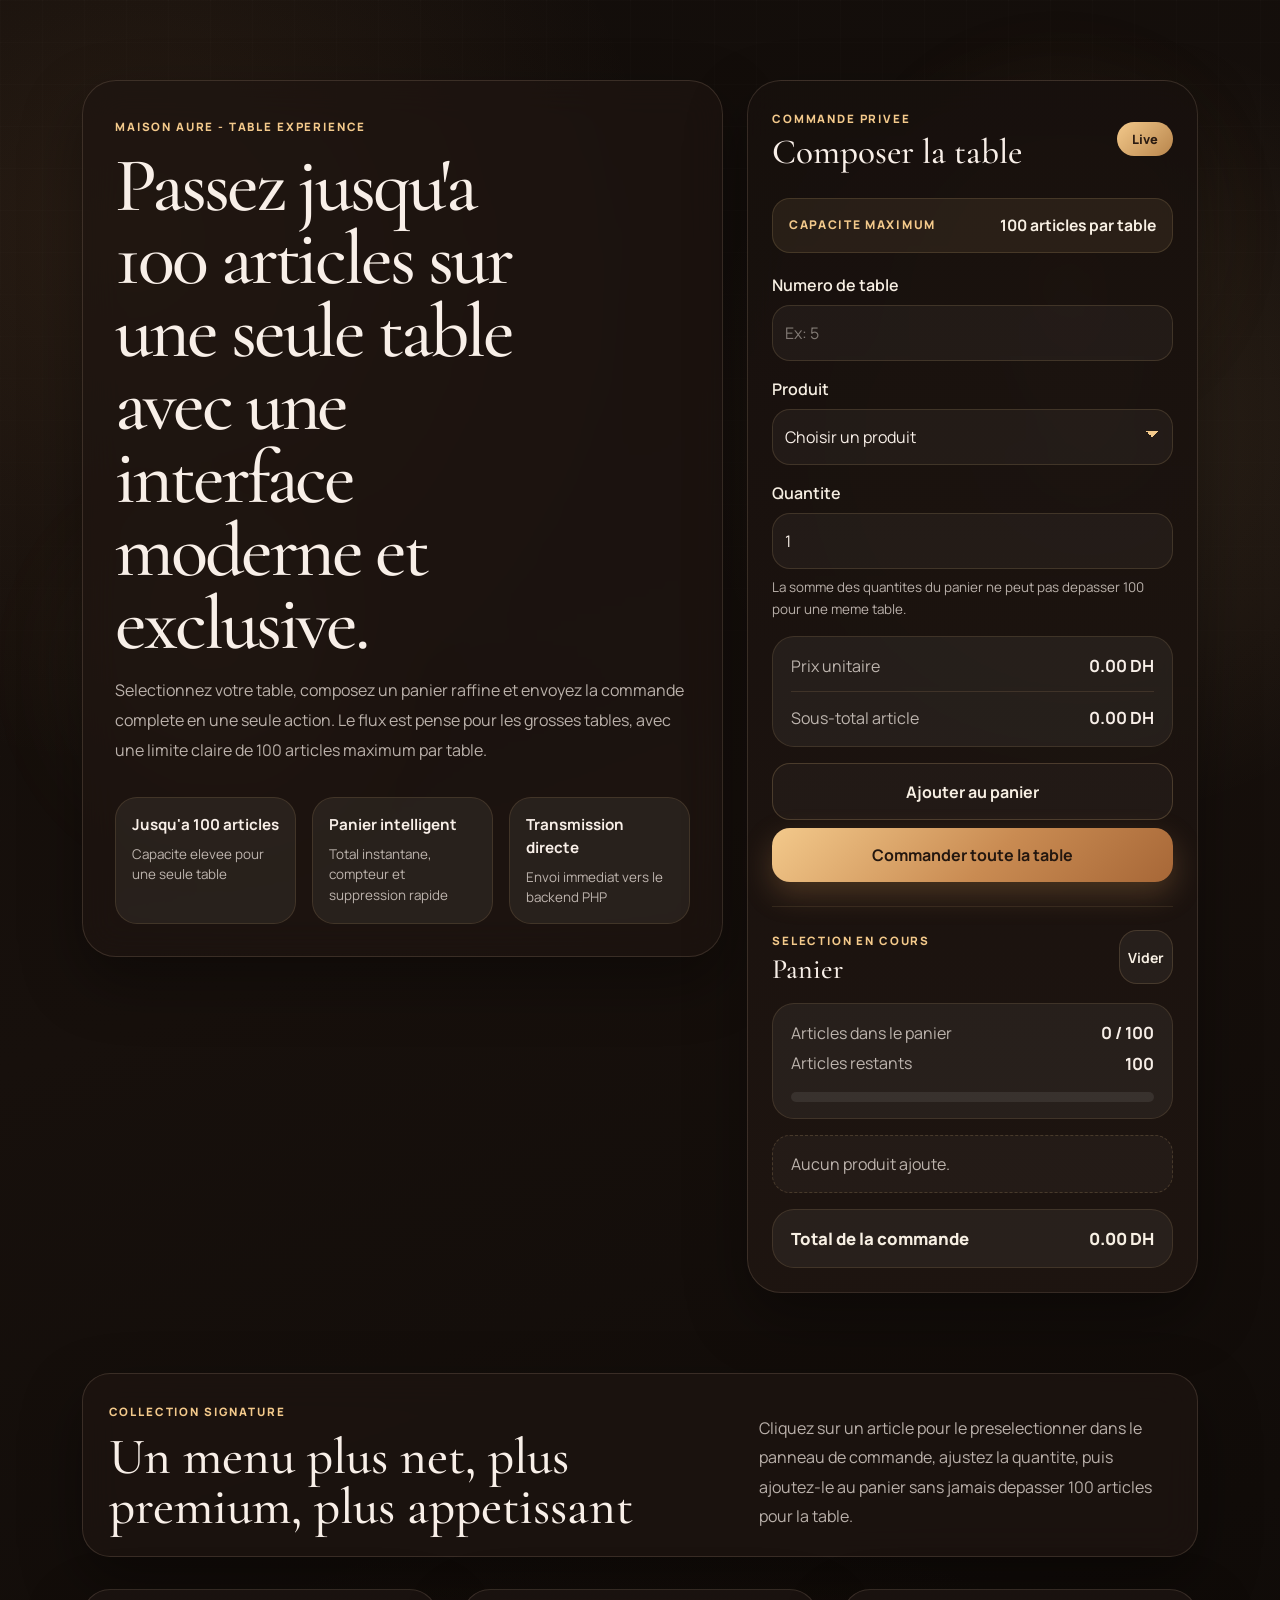
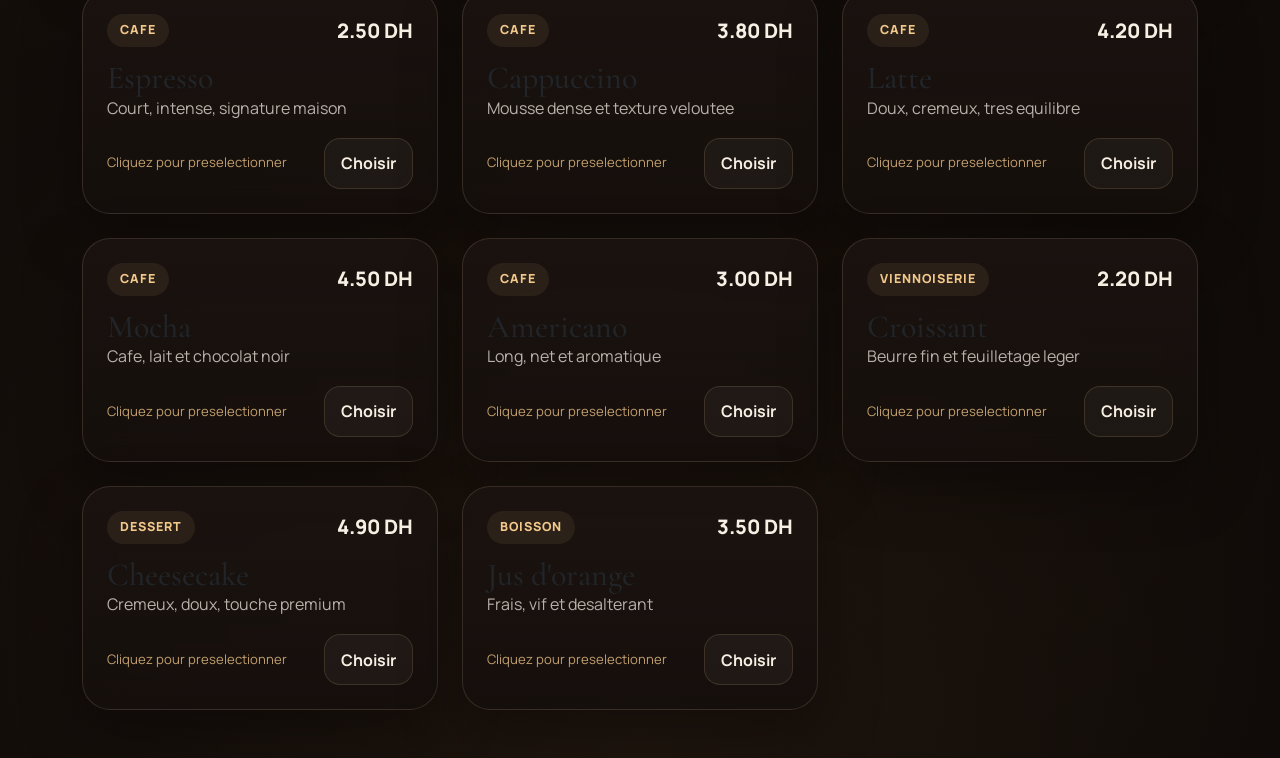
<file: menu-site/index.html>
<!DOCTYPE html>
<html lang="fr">
<head>
  <meta charset="UTF-8" />
  <meta name="viewport" content="width=device-width, initial-scale=1.0" />
  <title>Maison Aure | Cafe Menu</title>
  <link rel="preconnect" href="https://fonts.googleapis.com" />
  <link rel="preconnect" href="https://fonts.gstatic.com" crossorigin />
  <link href="https://fonts.googleapis.com/css2?family=Manrope:wght@400;500;600;700;800&family=Cormorant+Garamond:wght@500;600;700&display=swap" rel="stylesheet" />
  <link href="https://cdn.jsdelivr.net/npm/bootstrap@5.3.3/dist/css/bootstrap.min.css" rel="stylesheet" />
  <link rel="stylesheet" href="style.css" />
</head>
<body>
  <div class="page-backdrop"></div>
  <div class="glow glow-one"></div>
  <div class="glow glow-two"></div>

  <main class="site-shell">
    <section class="hero-block container py-5 py-xl-6">
      <div class="row g-4 align-items-start">
        <div class="col-xl-7">
          <div class="hero-copy reveal-card">
            <span class="eyebrow">Maison Aure - Table Experience</span>
            <h1 class="hero-title">Passez jusqu'a 100 articles sur une seule table avec une interface moderne et exclusive.</h1>
            <p class="hero-text">
              Selectionnez votre table, composez un panier raffine et envoyez la commande complete en une seule action. Le flux est pense pour les grosses tables, avec une limite claire de 100 articles maximum par table.
            </p>
            <div class="hero-metrics">
              <div class="metric-pill">
                <strong>Jusqu'a 100 articles</strong>
                <span>Capacite elevee pour une seule table</span>
              </div>
              <div class="metric-pill">
                <strong>Panier intelligent</strong>
                <span>Total instantane, compteur et suppression rapide</span>
              </div>
              <div class="metric-pill">
                <strong>Transmission directe</strong>
                <span>Envoi immediat vers le backend PHP</span>
              </div>
            </div>
          </div>
        </div>

        <div class="col-xl-5">
          <aside class="order-panel reveal-card">
            <div class="panel-topbar">
              <div>
                <p class="panel-kicker mb-1">Commande privee</p>
                <h2 class="panel-title mb-0">Composer la table</h2>
              </div>
              <span class="service-badge">Live</span>
            </div>

            <div class="limit-banner mt-4">
              <span class="limit-banner-label">Capacite maximum</span>
              <strong>100 articles par table</strong>
            </div>

            <form id="orderForm" class="order-form">
              <div class="field-shell mb-3">
                <label for="tableNumber" class="form-label">Numero de table</label>
                <input
                  type="number"
                  id="tableNumber"
                  class="form-control luxe-control"
                  min="1"
                  placeholder="Ex: 5"
                  required
                />
              </div>

              <div class="field-shell mb-3">
                <label for="productSelect" class="form-label">Produit</label>
                <select id="productSelect" class="form-select luxe-control" required>
                  <option value="">Choisir un produit</option>
                </select>
              </div>

              <div class="field-shell mb-2">
                <label for="quantity" class="form-label">Quantite</label>
                <input
                  type="number"
                  id="quantity"
                  class="form-control luxe-control"
                  min="1"
                  max="100"
                  value="1"
                  required
                />
              </div>
              <p class="quantity-hint">La somme des quantites du panier ne peut pas depasser 100 pour une meme table.</p>

              <div class="pricing-panel mb-3">
                <div class="pricing-row">
                  <span>Prix unitaire</span>
                  <strong id="unitPrice">0.00 DH</strong>
                </div>
                <div class="pricing-row highlight">
                  <span>Sous-total article</span>
                  <strong id="linePrice">0.00 DH</strong>
                </div>
              </div>

              <div class="d-grid gap-2">
                <button type="button" id="addToCartBtn" class="btn btn-add-cart w-100">
                  Ajouter au panier
                </button>
                <button type="submit" id="submitBtn" class="btn btn-send-order w-100">
                  Commander toute la table
                </button>
              </div>
            </form>

            <div class="cart-shell mt-4">
              <div class="cart-header">
                <div>
                  <p class="cart-label mb-1">Selection en cours</p>
                  <h3 class="cart-title mb-0">Panier</h3>
                </div>
                <button type="button" id="clearCartBtn" class="btn btn-sm btn-light-clear">Vider</button>
              </div>

              <div class="capacity-card mt-3">
                <div class="capacity-row">
                  <span>Articles dans le panier</span>
                  <strong><span id="cartCount">0</span> / 100</strong>
                </div>
                <div class="capacity-row muted-row">
                  <span>Articles restants</span>
                  <strong id="remainingCount">100</strong>
                </div>
                <div class="capacity-track mt-3">
                  <div id="capacityFill" class="capacity-fill"></div>
                </div>
              </div>

              <div id="cartItems" class="cart-items mt-3">
                <p class="cart-empty mb-0">Aucun produit ajoute.</p>
              </div>

              <div class="pricing-panel mt-3 total-panel">
                <div class="pricing-row total-row">
                  <span>Total de la commande</span>
                  <strong id="cartTotal">0.00 DH</strong>
                </div>
              </div>
            </div>

            <div id="messageBox" class="alert mt-3 d-none" role="alert"></div>
          </aside>
        </div>
      </div>
    </section>

    <section class="menu-section container pb-5 pb-xl-6">
      <div class="section-head reveal-card">
        <div>
          <span class="section-eyebrow">Collection signature</span>
          <h2 class="section-title">Un menu plus net, plus premium, plus appetissant</h2>
        </div>
        <p class="section-copy mb-0">
          Cliquez sur un article pour le preselectionner dans le panneau de commande, ajustez la quantite, puis ajoutez-le au panier sans jamais depasser 100 articles pour la table.
        </p>
      </div>

      <div class="row g-4" id="menuContainer"></div>
    </section>
  </main>

  <script src="script.js"></script>
</body>
</html>
</file>
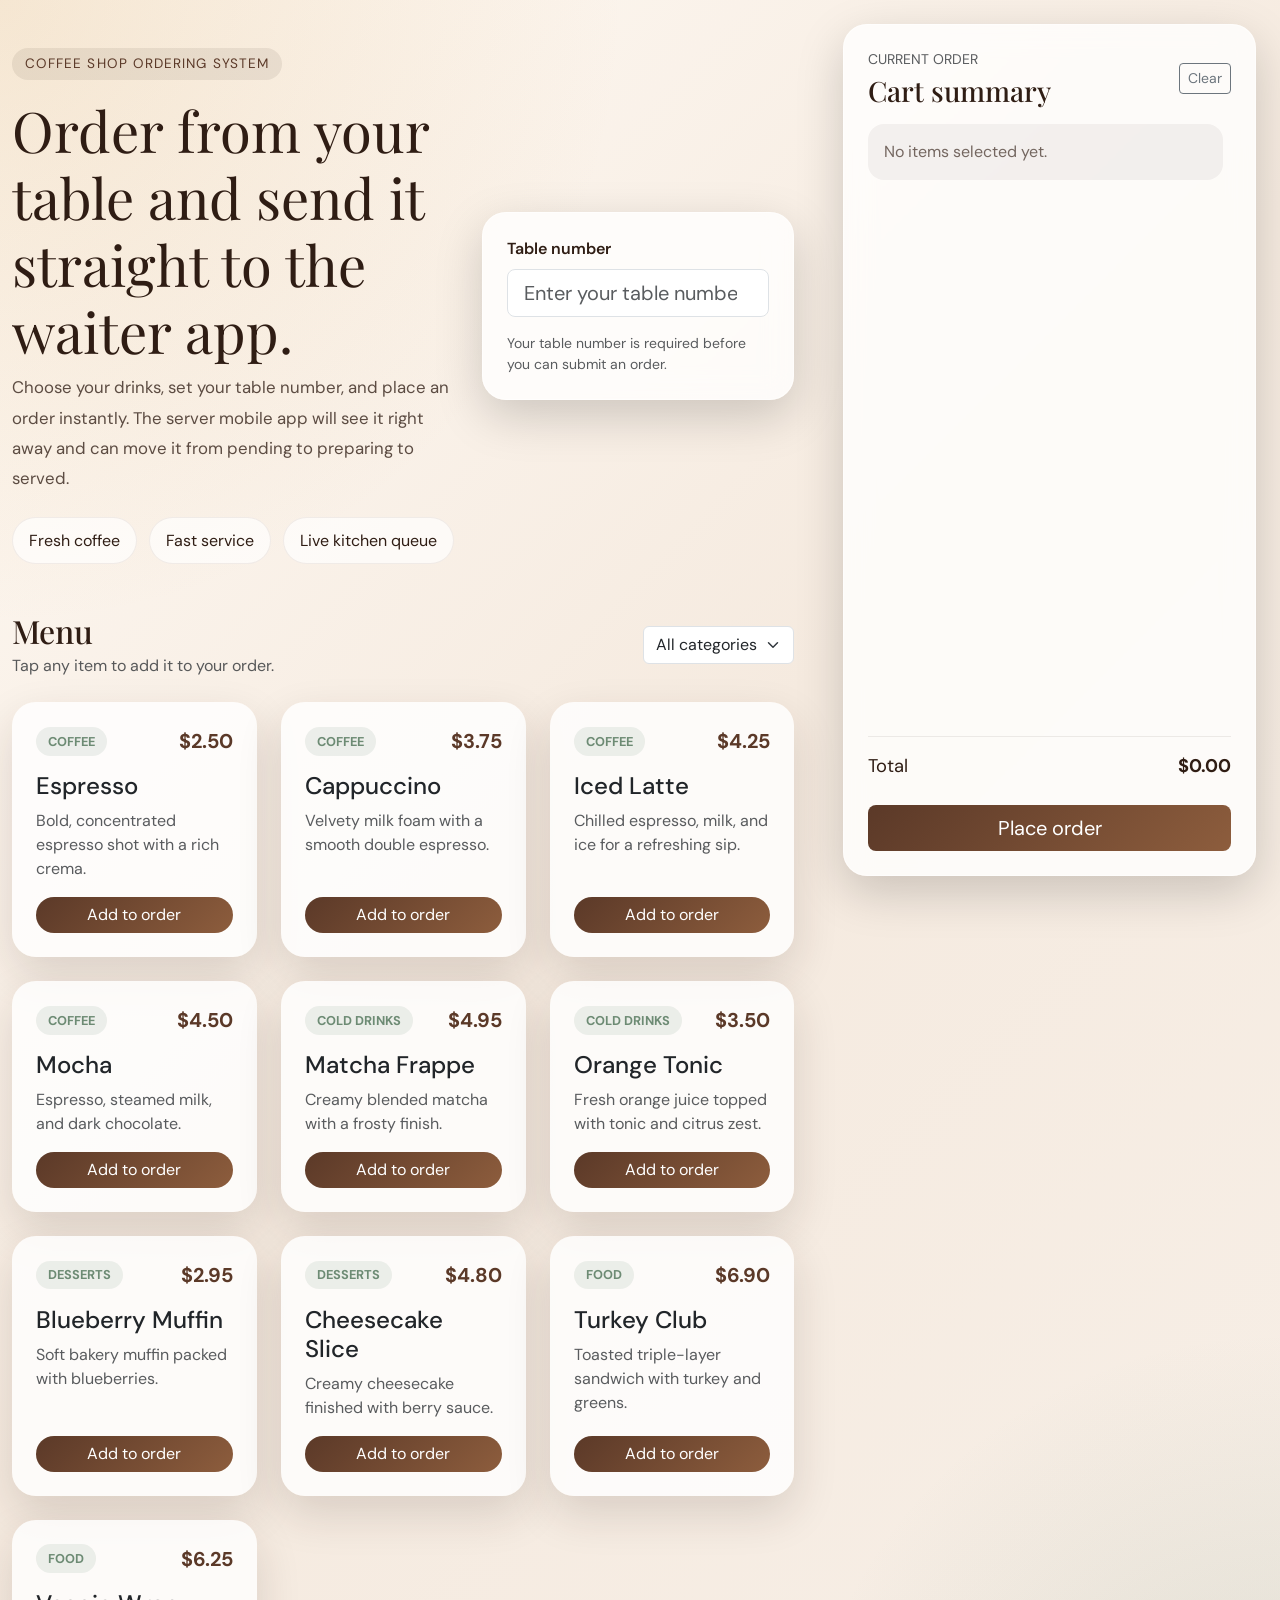
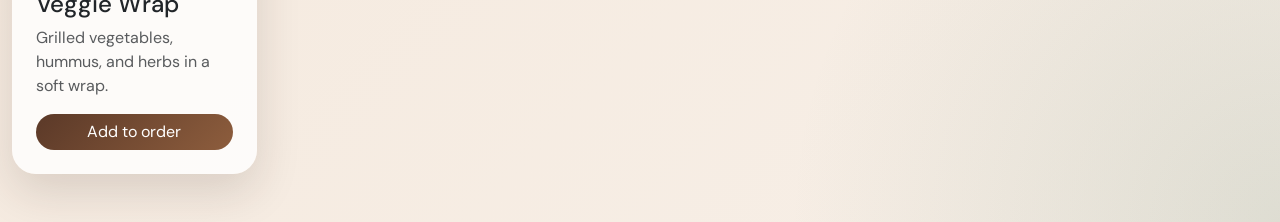
<file: website/index.html>
<!DOCTYPE html>
<html lang="en">
<head>
  <meta charset="UTF-8" />
  <meta name="viewport" content="width=device-width, initial-scale=1.0" />
  <title>Brew Haven | Table Ordering</title>
  <link rel="preconnect" href="https://fonts.googleapis.com" />
  <link rel="preconnect" href="https://fonts.gstatic.com" crossorigin />
  <link href="https://fonts.googleapis.com/css2?family=DM+Sans:wght@400;500;700&family=Playfair+Display:wght@600;700&display=swap" rel="stylesheet" />
  <link href="https://cdn.jsdelivr.net/npm/bootstrap@5.3.3/dist/css/bootstrap.min.css" rel="stylesheet" />
  <link rel="stylesheet" href="style.css" />
</head>
<body>
  <main class="page-shell">
    <section class="hero-section container py-5">
      <div class="row align-items-center g-4">
        <div class="col-lg-7">
          <span class="eyebrow">Coffee shop ordering system</span>
          <h1 class="display-4 hero-title">Order from your table and send it straight to the waiter app.</h1>
          <p class="hero-copy">
            Choose your drinks, set your table number, and place an order instantly. The server mobile app will see it right away and can move it from pending to preparing to served.
          </p>
          <div class="hero-badges">
            <span>Fresh coffee</span>
            <span>Fast service</span>
            <span>Live kitchen queue</span>
          </div>
        </div>
        <div class="col-lg-5">
          <div class="glass-panel table-card p-4 shadow-lg">
            <label for="tableNumber" class="form-label fw-semibold">Table number</label>
            <input id="tableNumber" class="form-control form-control-lg" type="number" min="1" placeholder="Enter your table number" />
            <p class="text-muted small mt-3 mb-0">Your table number is required before you can submit an order.</p>
          </div>
        </div>
      </div>
    </section>

    <section class="container pb-5">
      <div class="d-flex justify-content-between align-items-center flex-wrap gap-2 mb-4">
        <div>
          <h2 class="section-title mb-1">Menu</h2>
          <p class="text-muted mb-0">Tap any item to add it to your order.</p>
        </div>
        <div class="menu-filter-wrap">
          <select id="categoryFilter" class="form-select">
            <option value="all">All categories</option>
          </select>
        </div>
      </div>
      <div id="menuGrid" class="row g-4"></div>
    </section>
  </main>

  <aside class="order-sidebar">
    <div class="glass-panel order-panel shadow-lg">
      <div class="d-flex justify-content-between align-items-center mb-3">
        <div>
          <p class="small text-uppercase text-muted mb-1">Current order</p>
          <h3 class="mb-0">Cart summary</h3>
        </div>
        <button id="clearCartBtn" class="btn btn-sm btn-outline-secondary">Clear</button>
      </div>

      <div id="cartItems" class="cart-items mb-3">
        <p class="empty-state mb-0">No items selected yet.</p>
      </div>

      <div class="summary-row">
        <span>Total</span>
        <strong id="totalPrice">$0.00</strong>
      </div>

      <button id="placeOrderBtn" class="btn btn-primary btn-lg w-100 mt-4">Place order</button>
      <div id="feedback" class="alert d-none mt-3 mb-0" role="alert"></div>
    </div>
  </aside>

  <script src="menu.js"></script>
</body>
</html>
</file>
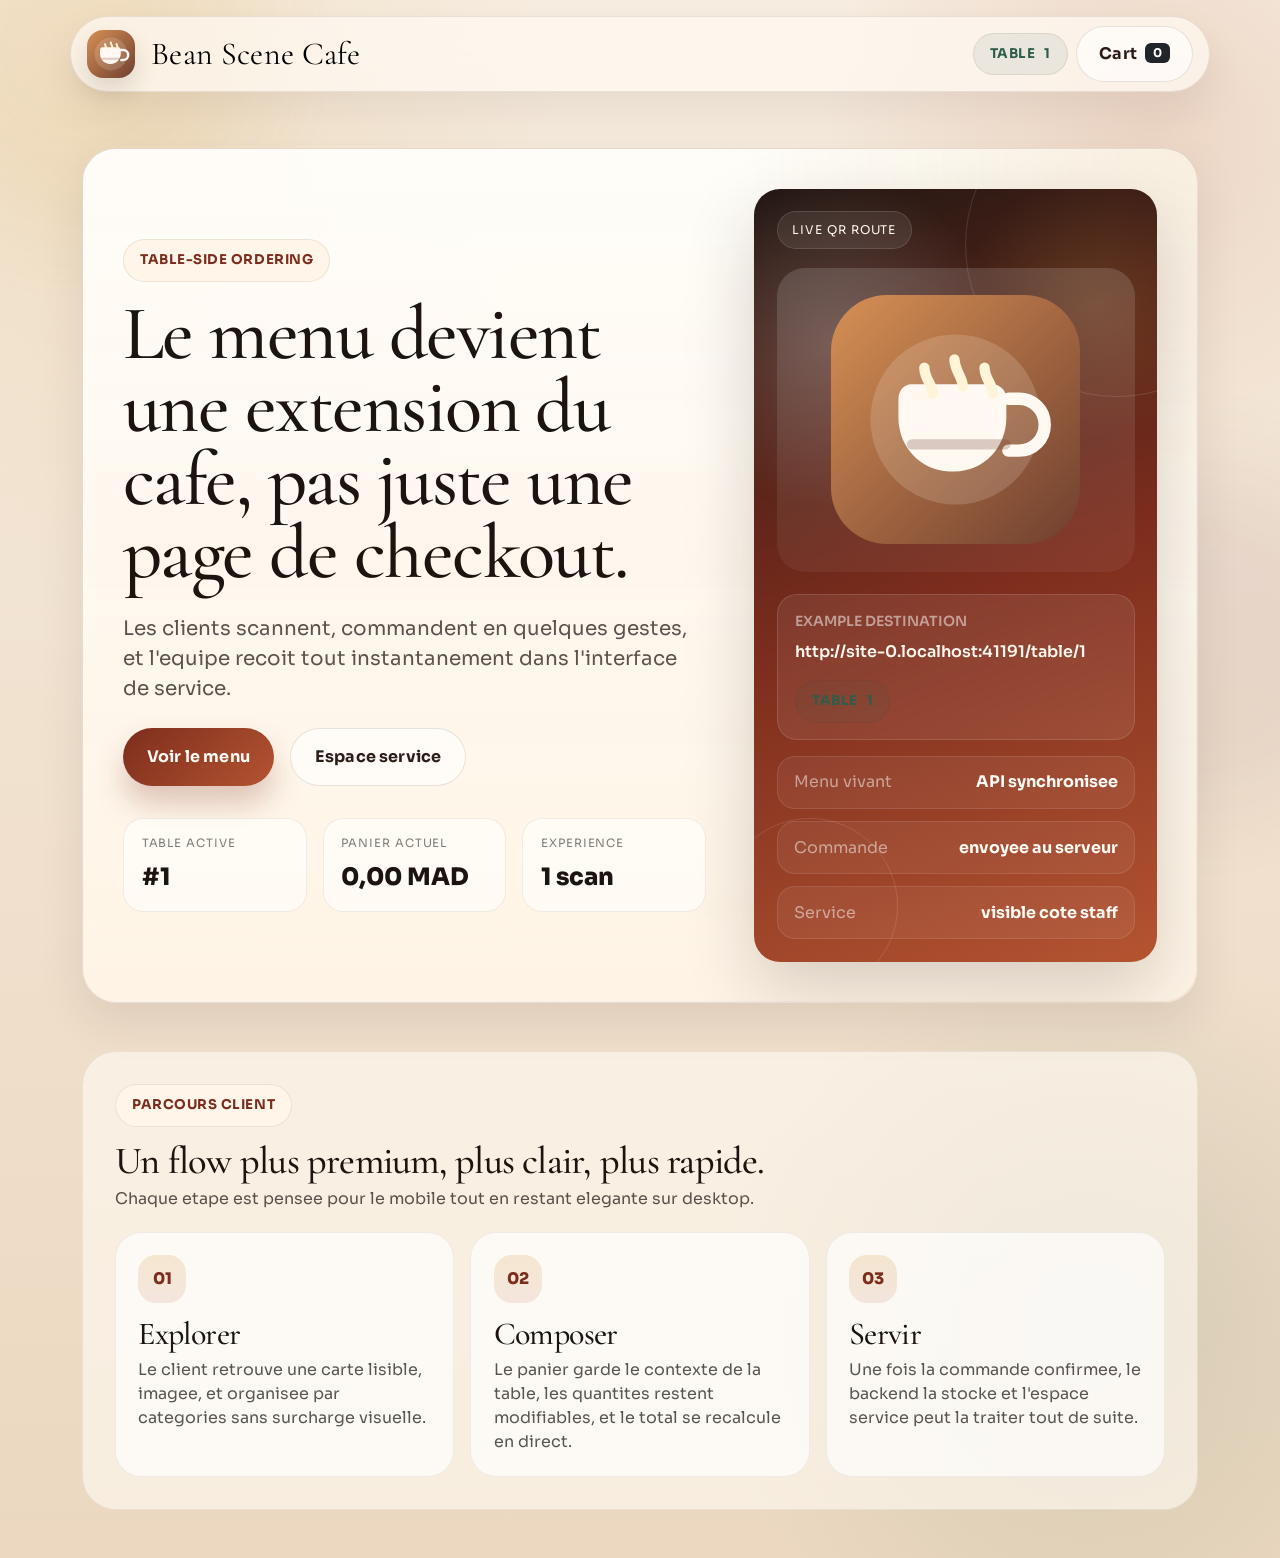
<file: cafe-system/frontend/index.html>
<!DOCTYPE html>
<html lang="en">
  <head>
    <meta charset="UTF-8">
    <meta name="viewport" content="width=device-width, initial-scale=1.0">
    <title>Bean Scene Cafe | Digital Menu</title>
    <meta name="description" content="Digital cafe ordering experience for table-side QR code ordering.">
    <link href="https://cdn.jsdelivr.net/npm/bootstrap@5.3.3/dist/css/bootstrap.min.css" rel="stylesheet">
    <link rel="stylesheet" href="../frontend/css/style.css">
  </head>
  <body class="page-shell">
    <nav class="navbar navbar-expand-lg sticky-top navbar-glass">
      <div class="container py-2">
        <a class="navbar-brand d-flex align-items-center gap-3" href="/">
          <img src="../frontend/images/logo.svg" alt="Bean Scene Cafe logo" class="brand-mark">
          <span class="brand-wordmark">Bean Scene Cafe</span>
        </a>
        <div class="d-flex align-items-center gap-2 ms-auto">
          <span class="table-pill">Table <span data-table-number></span></span>
          <a class="btn btn-outline-coffee" data-table-link="cart.html" href="../frontend/cart.html">
            Cart <span class="badge text-bg-dark ms-2" data-cart-count>0</span>
          </a>
        </div>
      </div>
    </nav>

    <main class="container py-4 py-lg-5">
      <section class="hero-card hero-stage reveal">
        <div class="row g-4 g-xl-5 align-items-center">
          <div class="col-lg-7">
            <div class="hero-copy-stack">
              <div class="eyebrow mb-3">Table-side ordering</div>
              <h1 class="hero-title mb-4">Le menu devient une extension du cafe, pas juste une page de checkout.</h1>
              <p class="hero-copy fs-5 mb-4">
                Les clients scannent, commandent en quelques gestes, et l'equipe recoit tout instantanement dans l'interface de service.
              </p>
              <div class="d-flex flex-wrap gap-3">
                <a class="btn btn-coffee px-4 py-3" href="../frontend/menu.html" data-home-action>Voir le menu</a>
                <a class="btn btn-outline-coffee px-4 py-3" href="../frontend/admin.html">Espace service</a>
              </div>

              <div class="row g-3 mt-3">
                <div class="col-md-4">
                  <div class="hero-metric">
                    <span class="hero-metric__label">Table active</span>
                    <div class="hero-metric__value">#<span data-table-number></span></div>
                  </div>
                </div>
                <div class="col-md-4">
                  <div class="hero-metric">
                    <span class="hero-metric__label">Panier actuel</span>
                    <div class="hero-metric__value" data-cart-total>0.00 MAD</div>
                  </div>
                </div>
                <div class="col-md-4">
                  <div class="hero-metric">
                    <span class="hero-metric__label">Experience</span>
                    <div class="hero-metric__value">1 scan</div>
                  </div>
                </div>
              </div>
            </div>
          </div>

          <div class="col-lg-5">
            <div class="hero-showcase reveal reveal-delay-1">
              <div class="hero-showcase__badge">Live QR route</div>
              <div class="hero-showcase__orbit">
                <img src="../frontend/images/logo.svg" alt="Stylized coffee cup" class="floating-cup">
              </div>
              <div class="glass-note">
                <div class="text-uppercase small text-white-50 fw-semibold mb-2">Example destination</div>
                <div class="fw-semibold mb-3" data-qr-url></div>
                <div class="table-pill">Table <span data-table-number></span></div>
              </div>
              <div class="story-strip">
                <div class="story-chip">
                  <span class="text-white-50">Menu vivant</span>
                  <strong>API synchronisee</strong>
                </div>
                <div class="story-chip">
                  <span class="text-white-50">Commande</span>
                  <strong>envoyee au serveur</strong>
                </div>
                <div class="story-chip">
                  <span class="text-white-50">Service</span>
                  <strong>visible cote staff</strong>
                </div>
              </div>
            </div>
          </div>
        </div>
      </section>

      <section class="section-shell mt-4 mt-lg-5">
        <div class="section-header">
          <div>
            <div class="eyebrow mb-3">Parcours client</div>
            <h2 class="section-title mb-2">Un flow plus premium, plus clair, plus rapide.</h2>
            <p class="section-copy mb-0">Chaque etape est pensee pour le mobile tout en restant elegante sur desktop.</p>
          </div>
        </div>

        <div class="feature-grid">
          <article class="feature-card reveal">
            <div class="feature-card__index">01</div>
            <h3 class="section-title fs-2 mb-2">Explorer</h3>
            <p class="muted-copy mb-0">Le client retrouve une carte lisible, imagee, et organisee par categories sans surcharge visuelle.</p>
          </article>
          <article class="feature-card reveal reveal-delay-1">
            <div class="feature-card__index">02</div>
            <h3 class="section-title fs-2 mb-2">Composer</h3>
            <p class="muted-copy mb-0">Le panier garde le contexte de la table, les quantites restent modifiables, et le total se recalcule en direct.</p>
          </article>
          <article class="feature-card reveal reveal-delay-2">
            <div class="feature-card__index">03</div>
            <h3 class="section-title fs-2 mb-2">Servir</h3>
            <p class="muted-copy mb-0">Une fois la commande confirmee, le backend la stocke et l'espace service peut la traiter tout de suite.</p>
          </article>
        </div>
      </section>
    </main>

    <script src="https://cdn.jsdelivr.net/npm/bootstrap@5.3.3/dist/js/bootstrap.bundle.min.js"></script>
    <script type="module" src="../frontend/js/home.js"></script>
  </body>
</html>
</file>
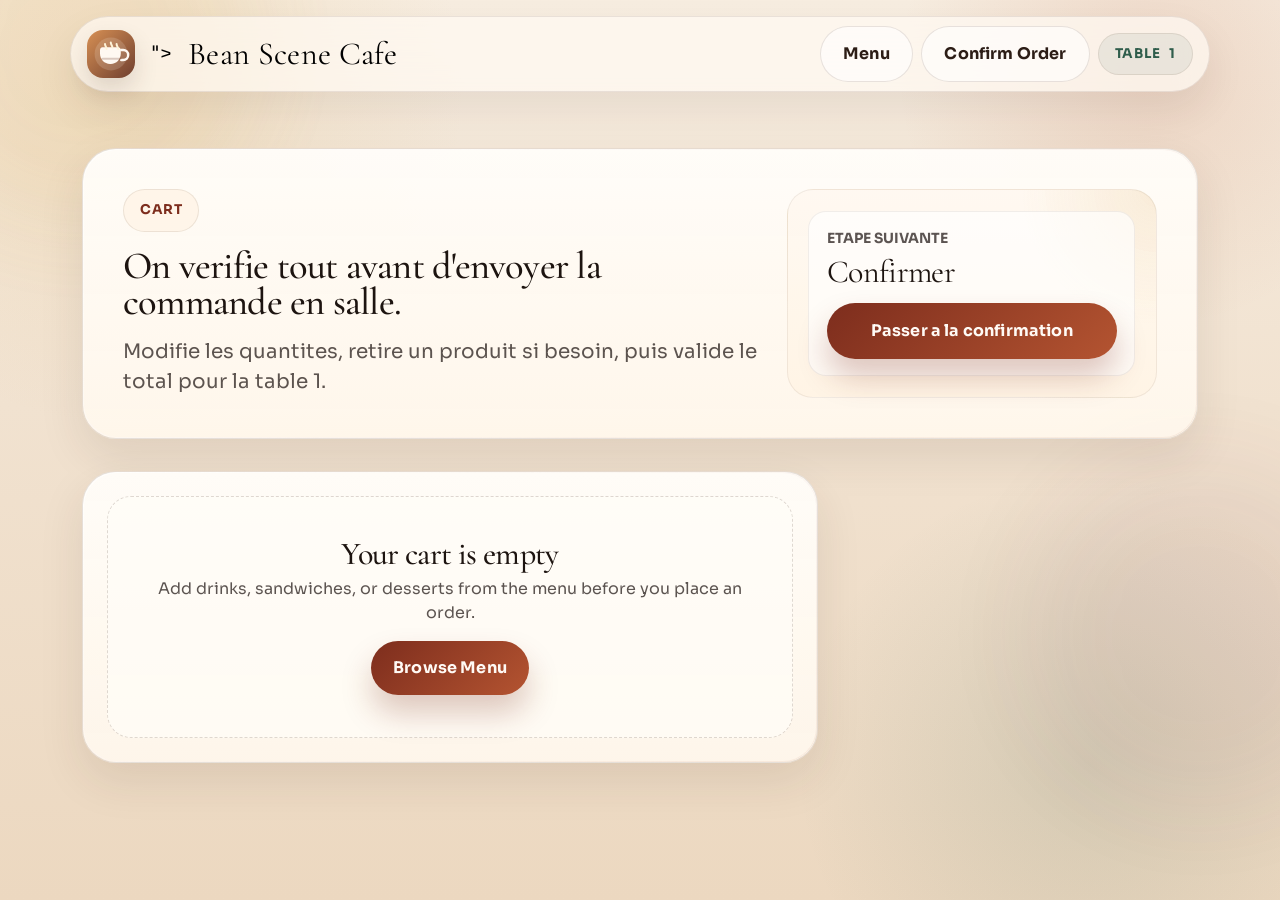
<file: cafe-system/frontend/cart.html>
<!DOCTYPE html>
<html lang="en">
  <head>
    <meta charset="UTF-8">
    <meta name="viewport" content="width=device-width, initial-scale=1.0">
    <title>Cart | Bean Scene Cafe</title>
    <link href="https://cdn.jsdelivr.net/npm/bootstrap@5.3.3/dist/css/bootstrap.min.css" rel="stylesheet">
    <link rel="stylesheet" href="../frontend/css/style.css">
  </head>
  <body class="page-shell">
    <nav class="navbar navbar-expand-lg sticky-top navbar-glass">
      <div class="container py-2">
        <a class="navbar-brand d-flex align-items-center gap-3" href="/">
            <img src="../frontend/images/logo.svg" alt="Bean Scene Cafe logo featuring a stylized coffee bean" class="brand-mark">">
          <span class="brand-wordmark">Bean Scene Cafe</span>
        </a>
        <div class="d-flex flex-wrap align-items-center gap-2 ms-auto">
          <a class="btn btn-outline-coffee" data-table-link="menu.html" href="../frontend/menu.html">Menu</a>
          <a class="btn btn-outline-coffee" data-table-link="order.html" href="../frontend/order.html">Confirm Order</a>
          <span class="table-pill">Table <span data-table-number></span></span>
        </div>
      </div>
    </nav>

    <main class="container py-4 py-lg-5">
      <section class="hero-card reveal">
        <div class="page-hero">
          <div>
            <div class="eyebrow mb-3">Cart</div>
            <h1 class="section-title mb-3">On verifie tout avant d'envoyer la commande en salle.</h1>
            <p class="hero-copy fs-5 mb-0">Modifie les quantites, retire un produit si besoin, puis valide le total pour la table <span data-table-number></span>.</p>
          </div>
          <aside class="page-hero__aside">
            <div class="page-hero__meta">
              <div class="page-hero__meta-item">
                <div class="muted-copy small text-uppercase fw-bold mb-2">Etape suivante</div>
                <div class="section-title fs-2 mb-3">Confirmer</div>
                <a class="btn btn-coffee w-100 py-3" href="../frontend/order.html" data-checkout-link>Passer a la confirmation</a>
              </div>
            </div>
          </aside>
        </div>
      </section>

      <div class="row g-4 mt-2">
        <div class="col-lg-8">
          <section class="surface-card p-4" data-cart-root></section>
        </div>
        <div class="col-lg-4">
          <section data-cart-summary></section>
        </div>
      </div>
    </main>

    <script src="https://cdn.jsdelivr.net/npm/bootstrap@5.3.3/dist/js/bootstrap.bundle.min.js"></script>
    <script type="module" src="../frontend/js/cart-page.js"></script>
  </body>
</html>
</file>
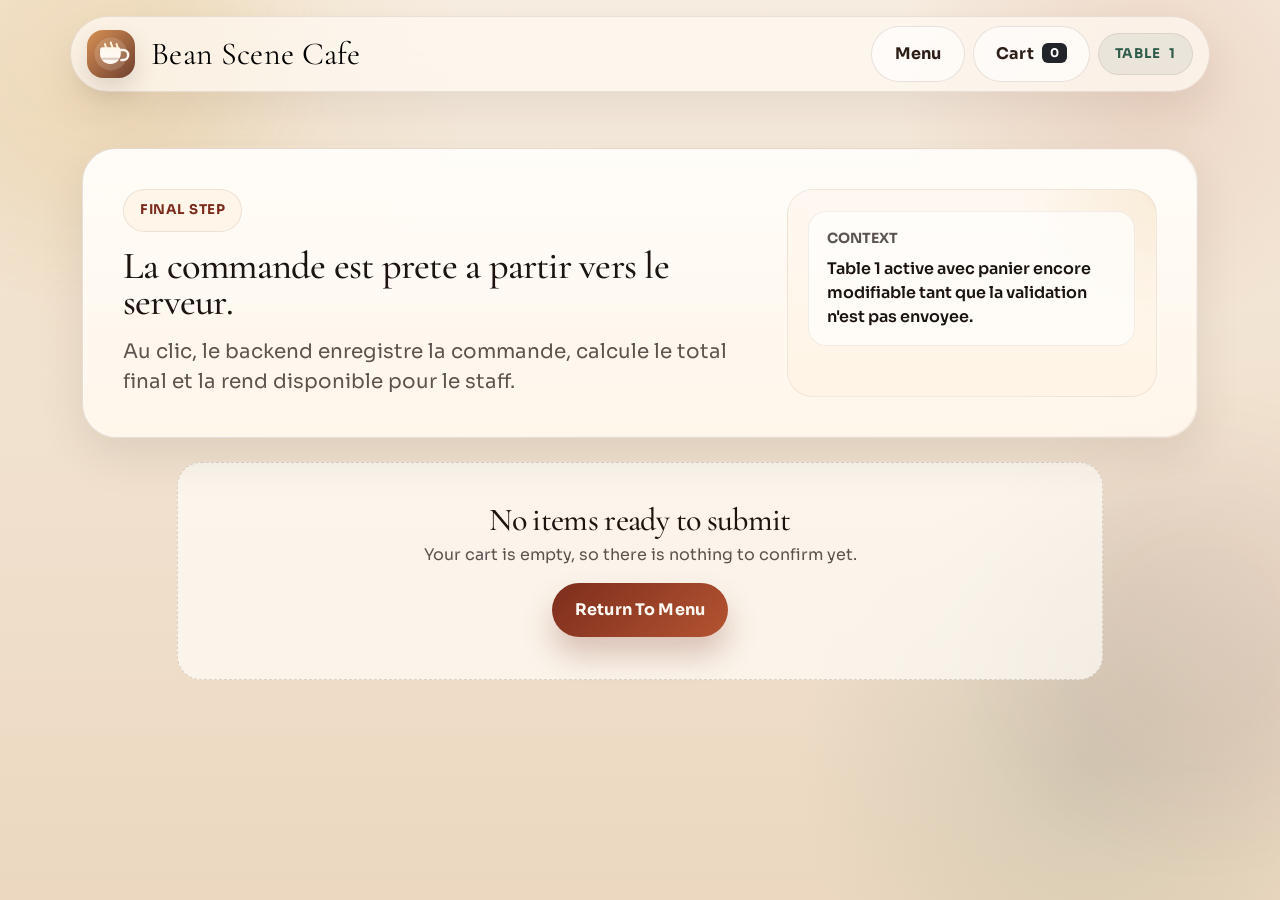
<file: cafe-system/frontend/order.html>
<!DOCTYPE html>
<html lang="en">
  <head>
    <meta charset="UTF-8">
    <meta name="viewport" content="width=device-width, initial-scale=1.0">
    <title>Confirm Order | Bean Scene Cafe</title>
    <link href="https://cdn.jsdelivr.net/npm/bootstrap@5.3.3/dist/css/bootstrap.min.css" rel="stylesheet">
    <link rel="stylesheet" href="../frontend/css/style.css">
  </head>
  <body class="page-shell">
    <nav class="navbar navbar-expand-lg sticky-top navbar-glass">
      <div class="container py-2">
        <a class="navbar-brand d-flex align-items-center gap-3" href="/">
          <img src="../frontend/images/logo.svg" alt="Bean Scene Cafe logo" class="brand-mark">
          <span class="brand-wordmark">Bean Scene Cafe</span>
        </a>
        <div class="d-flex flex-wrap align-items-center gap-2 ms-auto">
          <a class="btn btn-outline-coffee" data-table-link="menu.html" href="../frontend/menu.html">Menu</a>
          <a class="btn btn-outline-coffee" data-table-link="cart.html" href="../frontend/cart.html">
            Cart <span class="badge text-bg-dark ms-2" data-cart-count>0</span>
          </a>
          <span class="table-pill">Table <span data-table-number></span></span>
        </div>
      </div>
    </nav>

    <main class="container py-4 py-lg-5">
      <section class="hero-card reveal mb-4">
        <div class="page-hero">
          <div>
            <div class="eyebrow mb-3">Final step</div>
            <h1 class="section-title mb-3">La commande est prete a partir vers le serveur.</h1>
            <p class="hero-copy fs-5 mb-0">Au clic, le backend enregistre la commande, calcule le total final et la rend disponible pour le staff.</p>
          </div>
          <aside class="page-hero__aside">
            <div class="page-hero__meta">
              <div class="page-hero__meta-item">
                <div class="muted-copy small text-uppercase fw-bold mb-2">Context</div>
                <div class="fw-semibold">Table <span data-table-number></span> active avec panier encore modifiable tant que la validation n'est pas envoyee.</div>
              </div>
            </div>
          </aside>
        </div>
      </section>

      <div class="row justify-content-center">
        <div class="col-xl-10">
          <div data-order-root></div>
          <div class="d-flex justify-content-center mt-4 checkout-cta">
            <button class="btn btn-coffee btn-lg px-5 py-3" type="button" data-confirm-order>Confirm Order</button>
          </div>
        </div>
      </div>
    </main>

    <script src="https://cdn.jsdelivr.net/npm/bootstrap@5.3.3/dist/js/bootstrap.bundle.min.js"></script>
    <script type="module" src="../frontend/js/order.js"></script>
  </body>
</html>
</file>
<file: menu-site/style.css>
:root {
  --bg: #0f0b09;
  --surface: rgba(30, 21, 17, 0.74);
  --surface-strong: rgba(23, 16, 13, 0.9);
  --surface-soft: rgba(255, 247, 239, 0.08);
  --line: rgba(245, 214, 181, 0.14);
  --text: #f8efe8;
  --muted: rgba(248, 239, 232, 0.72);
  --coffee: #8f5d3b;
  --coffee-strong: #c28755;
  --gold: #f3c98b;
  --cream: #f7efe3;
  --shadow: 0 24px 60px rgba(0, 0, 0, 0.35);
}

* {
  box-sizing: border-box;
}

html,
body {
  min-height: 100%;
}

body {
  margin: 0;
  font-family: 'Manrope', sans-serif;
  color: var(--text);
  background:
    radial-gradient(circle at 10% 10%, rgba(194, 135, 85, 0.12), transparent 22%),
    radial-gradient(circle at 85% 18%, rgba(243, 201, 139, 0.1), transparent 18%),
    radial-gradient(circle at 50% 100%, rgba(143, 93, 59, 0.14), transparent 35%),
    linear-gradient(160deg, #120d0a 0%, #17100c 38%, #0b0806 100%);
}

.page-backdrop {
  position: fixed;
  inset: 0;
  background-image:
    linear-gradient(rgba(255,255,255,0.018) 1px, transparent 1px),
    linear-gradient(90deg, rgba(255,255,255,0.018) 1px, transparent 1px);
  background-size: 42px 42px;
  pointer-events: none;
  mask-image: linear-gradient(to bottom, rgba(0,0,0,0.65), rgba(0,0,0,0.18));
}

.glow {
  position: fixed;
  border-radius: 50%;
  filter: blur(70px);
  pointer-events: none;
  opacity: 0.45;
}

.glow-one {
  width: 240px;
  height: 240px;
  top: 110px;
  right: 8%;
  background: rgba(194, 135, 85, 0.22);
}

.glow-two {
  width: 280px;
  height: 280px;
  bottom: 10%;
  left: 6%;
  background: rgba(243, 201, 139, 0.12);
}

.site-shell {
  position: relative;
  z-index: 1;
}

.py-xl-6 {
  padding-top: 5rem !important;
  padding-bottom: 5rem !important;
}

.reveal-card {
  animation: rise-in 720ms ease-out;
}

.hero-copy,
.order-panel,
.section-head,
.menu-card {
  border: 1px solid var(--line);
  background: var(--surface);
  backdrop-filter: blur(18px);
  box-shadow: var(--shadow);
}

.hero-copy {
  border-radius: 34px;
  padding: 2rem;
  min-height: 100%;
}

.eyebrow,
.section-eyebrow,
.panel-kicker,
.cart-label {
  display: inline-block;
  color: var(--gold);
  text-transform: uppercase;
  letter-spacing: 0.16em;
  font-size: 0.72rem;
  font-weight: 800;
}

.hero-title,
.section-title,
.panel-title,
.cart-title {
  font-family: 'Cormorant Garamond', serif;
}

.hero-title {
  margin-top: 0.8rem;
  margin-bottom: 1rem;
  font-size: clamp(3rem, 6vw, 5.1rem);
  line-height: 0.95;
  letter-spacing: -0.04em;
  max-width: 11ch;
}

.hero-text,
.section-copy {
  color: var(--muted);
  line-height: 1.85;
  font-size: 1rem;
}

.hero-metrics {
  display: grid;
  grid-template-columns: repeat(3, minmax(0, 1fr));
  gap: 1rem;
  margin-top: 2rem;
}

.metric-pill {
  padding: 1rem;
  border-radius: 22px;
  background: rgba(255, 247, 239, 0.06);
  border: 1px solid rgba(243, 201, 139, 0.12);
}

.metric-pill strong {
  display: block;
  font-size: 0.95rem;
}

.metric-pill span {
  display: block;
  margin-top: 0.45rem;
  color: var(--muted);
  font-size: 0.84rem;
  line-height: 1.5;
}

.order-panel {
  position: sticky;
  top: 1.5rem;
  border-radius: 34px;
  padding: 1.5rem;
  background: linear-gradient(180deg, rgba(23, 16, 13, 0.92), rgba(31, 22, 17, 0.88));
}

.panel-topbar,
.cart-header,
.pricing-row,
.menu-meta,
.menu-actions,
.capacity-row {
  display: flex;
  align-items: center;
  justify-content: space-between;
  gap: 1rem;
}

.service-badge {
  display: inline-flex;
  align-items: center;
  justify-content: center;
  min-width: 56px;
  padding: 0.45rem 0.9rem;
  border-radius: 999px;
  background: linear-gradient(135deg, var(--gold), #b8854c);
  color: #2a1b12;
  font-weight: 800;
  font-size: 0.8rem;
}

.panel-title {
  font-size: 2.2rem;
}

.limit-banner {
  display: flex;
  justify-content: space-between;
  align-items: center;
  gap: 1rem;
  margin-bottom: 1.25rem;
  padding: 0.95rem 1rem;
  border-radius: 18px;
  background: rgba(243, 201, 139, 0.08);
  border: 1px solid rgba(243, 201, 139, 0.14);
}

.limit-banner-label {
  color: var(--gold);
  font-size: 0.75rem;
  font-weight: 800;
  letter-spacing: 0.14em;
  text-transform: uppercase;
}

.limit-banner strong {
  color: var(--cream);
  font-size: 0.98rem;
}

.field-shell .form-label {
  color: var(--cream);
  font-weight: 600;
}

.luxe-control {
  min-height: 56px;
  border-radius: 18px;
  border: 1px solid rgba(243, 201, 139, 0.14);
  background: rgba(255, 255, 255, 0.04);
  color: var(--text);
  box-shadow: none !important;
}

.luxe-control::placeholder {
  color: rgba(248, 239, 232, 0.45);
}

.luxe-control:focus {
  border-color: rgba(243, 201, 139, 0.42);
  background: rgba(255, 255, 255, 0.06);
  color: var(--text);
}

.form-select.luxe-control {
  background-image: linear-gradient(45deg, transparent 50%, var(--gold) 50%), linear-gradient(135deg, var(--gold) 50%, transparent 50%);
  background-position: calc(100% - 20px) calc(50% - 3px), calc(100% - 14px) calc(50% - 3px);
  background-size: 6px 6px, 6px 6px;
  background-repeat: no-repeat;
}

.form-select.luxe-control option {
  color: #111;
}

.quantity-hint {
  margin-bottom: 1rem;
  color: var(--muted);
  font-size: 0.84rem;
  line-height: 1.6;
}

.pricing-panel,
.capacity-card {
  padding: 1rem 1.1rem;
  border-radius: 22px;
  background: rgba(255, 247, 239, 0.05);
  border: 1px solid rgba(243, 201, 139, 0.12);
}

.pricing-row,
.capacity-row {
  color: var(--muted);
}

.pricing-row strong,
.capacity-row strong {
  color: var(--text);
  font-size: 1.05rem;
}

.highlight {
  margin-top: 0.8rem;
  padding-top: 0.8rem;
  border-top: 1px solid rgba(243, 201, 139, 0.12);
}

.muted-row {
  margin-top: 0.35rem;
}

.capacity-track {
  width: 100%;
  height: 10px;
  border-radius: 999px;
  background: rgba(255, 255, 255, 0.08);
  overflow: hidden;
}

.capacity-fill {
  width: 0%;
  height: 100%;
  border-radius: inherit;
  background: linear-gradient(135deg, var(--gold), #c98b52 55%, #a76737 100%);
  transition: width 180ms ease;
}

.total-row span,
.total-row strong {
  color: var(--cream);
  font-size: 1.05rem;
  font-weight: 800;
}

.btn {
  border-radius: 18px;
  padding-top: 0.95rem;
  padding-bottom: 0.95rem;
  font-weight: 700;
  transition: transform 180ms ease, box-shadow 180ms ease, border-color 180ms ease;
}

.btn:hover {
  transform: translateY(-1px);
}

.btn-add-cart {
  border: 1px solid rgba(243, 201, 139, 0.2);
  color: var(--cream);
  background: rgba(255, 247, 239, 0.03);
}

.btn-add-cart:hover {
  background: rgba(255, 247, 239, 0.09);
  color: var(--cream);
  border-color: rgba(243, 201, 139, 0.3);
}

.btn-send-order {
  border: 0;
  color: #24170f;
  background: linear-gradient(135deg, var(--gold), #c98b52 55%, #a76737 100%);
  box-shadow: 0 12px 30px rgba(201, 139, 82, 0.28);
}

.btn-send-order:hover {
  color: #24170f;
}

.btn-light-clear {
  border: 1px solid rgba(243, 201, 139, 0.16);
  color: var(--cream);
  background: rgba(255, 255, 255, 0.05);
}

.cart-shell {
  margin-top: 1.5rem;
  padding-top: 1.25rem;
  border-top: 1px solid rgba(243, 201, 139, 0.1);
}

.cart-items {
  display: flex;
  flex-direction: column;
  gap: 0.9rem;
}

.cart-empty {
  padding: 1rem 1.1rem;
  border-radius: 18px;
  border: 1px dashed rgba(243, 201, 139, 0.18);
  color: var(--muted);
  background: rgba(255, 247, 239, 0.03);
}

.cart-item {
  border-radius: 22px;
  padding: 1rem;
  background: rgba(255, 247, 239, 0.05);
  border: 1px solid rgba(243, 201, 139, 0.12);
}

.cart-item-title {
  font-weight: 700;
  color: var(--cream);
}

.cart-item .text-muted,
.cart-item .small {
  color: var(--muted) !important;
}

.menu-section {
  position: relative;
}

.section-head {
  display: grid;
  grid-template-columns: 1.2fr 0.8fr;
  gap: 2rem;
  align-items: end;
  margin-bottom: 2rem;
  border-radius: 28px;
  padding: 1.5rem 1.6rem;
}

.section-title {
  margin: 0.6rem 0 0;
  font-size: clamp(2rem, 4vw, 3.2rem);
  line-height: 0.98;
}

.menu-card {
  height: 100%;
  overflow: hidden;
  border-radius: 28px;
  background: linear-gradient(180deg, rgba(27, 19, 16, 0.95), rgba(21, 15, 12, 0.9));
  transition: transform 220ms ease, border-color 220ms ease, box-shadow 220ms ease;
}

.menu-card:hover {
  transform: translateY(-6px);
  border-color: rgba(243, 201, 139, 0.24);
}

.menu-card .card-body {
  display: flex;
  flex-direction: column;
  gap: 1rem;
  padding: 1.5rem;
}

.menu-category {
  display: inline-flex;
  align-items: center;
  padding: 0.45rem 0.8rem;
  border-radius: 999px;
  background: rgba(243, 201, 139, 0.08);
  color: var(--gold);
  font-size: 0.78rem;
  font-weight: 800;
  letter-spacing: 0.08em;
  text-transform: uppercase;
}

.menu-name {
  margin: 0;
  font-family: 'Cormorant Garamond', serif;
  font-size: 2rem;
  line-height: 0.95;
}

.menu-description {
  margin: 0;
  color: var(--muted);
  line-height: 1.75;
}

.menu-price {
  color: var(--cream);
  font-size: 1.25rem;
  font-weight: 800;
}

.menu-note {
  color: rgba(243, 201, 139, 0.78);
  font-size: 0.82rem;
}

.menu-pick {
  padding: 0.78rem 1rem;
  border-radius: 16px;
  border: 1px solid rgba(243, 201, 139, 0.14);
  background: rgba(255, 247, 239, 0.04);
  color: var(--cream);
  font-weight: 700;
}

.menu-pick:hover {
  background: rgba(255, 247, 239, 0.09);
  color: var(--cream);
}

.alert {
  border: 0;
  border-radius: 18px;
}

.alert-success {
  background: rgba(65, 147, 98, 0.18);
  color: #dff8e7;
}

.alert-danger {
  background: rgba(165, 66, 66, 0.22);
  color: #ffdede;
}

.alert-secondary {
  background: rgba(255, 247, 239, 0.1);
  color: var(--cream);
}

@keyframes rise-in {
  from {
    opacity: 0;
    transform: translateY(18px);
  }
  to {
    opacity: 1;
    transform: translateY(0);
  }
}

@media (max-width: 1199.98px) {
  .hero-metrics,
  .section-head {
    grid-template-columns: 1fr;
  }

  .order-panel {
    position: static;
  }
}

@media (max-width: 767.98px) {
  .hero-copy,
  .order-panel,
  .section-head,
  .menu-card {
    border-radius: 24px;
  }

  .hero-title {
    max-width: none;
    font-size: 2.75rem;
  }

  .hero-copy,
  .order-panel,
  .section-head {
    padding: 1.25rem;
  }

  .panel-title {
    font-size: 1.9rem;
  }
}
</file>
<file: website/style.css>
:root {
  --coffee-900: #2f1d14;
  --coffee-700: #5b3928;
  --coffee-500: #8d5d3d;
  --cream-100: #f8f2ea;
  --cream-200: #efe0ce;
  --gold-400: #d4a25a;
  --green-400: #6d8b74;
  --shadow: 0 18px 45px rgba(47, 29, 20, 0.14);
}

* {
  box-sizing: border-box;
}

body {
  margin: 0;
  min-height: 100vh;
  font-family: 'DM Sans', sans-serif;
  color: var(--coffee-900);
  background:
    radial-gradient(circle at top left, rgba(212, 162, 90, 0.22), transparent 28%),
    radial-gradient(circle at bottom right, rgba(109, 139, 116, 0.18), transparent 22%),
    linear-gradient(135deg, #fffaf4 0%, #f5eadf 48%, #f7efe7 100%);
}

.page-shell {
  padding-right: min(34rem, 37vw);
}

.hero-title,
.section-title,
.order-panel h3 {
  font-family: 'Playfair Display', serif;
}

.hero-section {
  position: relative;
}

.eyebrow {
  display: inline-block;
  margin-bottom: 1rem;
  padding: 0.35rem 0.8rem;
  border-radius: 999px;
  background: rgba(47, 29, 20, 0.08);
  color: var(--coffee-700);
  font-size: 0.85rem;
  letter-spacing: 0.08em;
  text-transform: uppercase;
}

.hero-copy {
  max-width: 44rem;
  font-size: 1.05rem;
  line-height: 1.8;
  color: rgba(47, 29, 20, 0.78);
}

.hero-badges {
  display: flex;
  flex-wrap: wrap;
  gap: 0.75rem;
  margin-top: 1.5rem;
}

.hero-badges span {
  padding: 0.65rem 1rem;
  border-radius: 999px;
  background: rgba(255, 255, 255, 0.68);
  border: 1px solid rgba(91, 57, 40, 0.08);
}

.glass-panel {
  background: rgba(255, 255, 255, 0.78);
  backdrop-filter: blur(14px);
  border: 1px solid rgba(255, 255, 255, 0.5);
  border-radius: 1.5rem;
}

.table-card {
  animation: float-in 700ms ease-out;
}

.menu-card {
  height: 100%;
  border: 0;
  border-radius: 1.5rem;
  background: rgba(255, 255, 255, 0.82);
  box-shadow: var(--shadow);
  overflow: hidden;
  transition: transform 180ms ease, box-shadow 180ms ease;
}

.menu-card:hover {
  transform: translateY(-4px);
  box-shadow: 0 24px 55px rgba(47, 29, 20, 0.18);
}

.menu-card .card-body {
  display: flex;
  flex-direction: column;
  gap: 1rem;
}

.item-meta {
  display: flex;
  justify-content: space-between;
  align-items: center;
  gap: 1rem;
}

.category-pill {
  display: inline-flex;
  align-items: center;
  padding: 0.3rem 0.75rem;
  border-radius: 999px;
  background: rgba(109, 139, 116, 0.12);
  color: var(--green-400);
  font-size: 0.8rem;
  font-weight: 700;
  text-transform: uppercase;
}

.price-tag {
  font-size: 1.25rem;
  font-weight: 700;
  color: var(--coffee-700);
}

.menu-card .btn {
  border-radius: 999px;
}

.order-sidebar {
  position: fixed;
  top: 0;
  right: 0;
  width: min(32rem, 36vw);
  height: 100vh;
  padding: 1.5rem;
}

.order-panel {
  height: 100%;
  padding: 1.5rem;
  display: flex;
  flex-direction: column;
}

.cart-items {
  flex: 1;
  overflow-y: auto;
  padding-right: 0.5rem;
}

.cart-row {
  display: grid;
  grid-template-columns: 1fr auto;
  gap: 0.75rem;
  padding: 0.9rem 0;
  border-bottom: 1px solid rgba(47, 29, 20, 0.08);
}

.cart-row:last-child {
  border-bottom: 0;
}

.cart-actions {
  display: inline-flex;
  align-items: center;
  gap: 0.35rem;
  padding: 0.25rem;
  border-radius: 999px;
  background: rgba(47, 29, 20, 0.06);
}

.cart-actions button {
  width: 2rem;
  height: 2rem;
  border: 0;
  border-radius: 50%;
  background: white;
  color: var(--coffee-700);
}

.summary-row {
  display: flex;
  justify-content: space-between;
  align-items: center;
  padding-top: 1rem;
  border-top: 1px solid rgba(47, 29, 20, 0.08);
  font-size: 1.15rem;
}

.empty-state {
  padding: 1rem;
  border-radius: 1rem;
  background: rgba(47, 29, 20, 0.05);
  color: rgba(47, 29, 20, 0.65);
}

.btn-primary {
  border: 0;
  background: linear-gradient(135deg, var(--coffee-700), var(--coffee-500));
}

.btn-primary:hover,
.btn-primary:focus {
  background: linear-gradient(135deg, #4c2e20, #7a4f34);
}

@keyframes float-in {
  from {
    opacity: 0;
    transform: translateY(20px);
  }
  to {
    opacity: 1;
    transform: translateY(0);
  }
}

@media (max-width: 991.98px) {
  .page-shell {
    padding-right: 0;
  }

  .order-sidebar {
    position: static;
    width: 100%;
    height: auto;
    padding: 0 1rem 1.5rem;
  }

  .order-panel {
    height: auto;
  }
}

@media (max-width: 575.98px) {
  .hero-title {
    font-size: 2.4rem;
  }

  .item-meta {
    flex-direction: column;
    align-items: flex-start;
  }
}
</file>
<file: cafe-system/frontend/css/style.css>
@import url("https://fonts.googleapis.com/css2?family=Cormorant+Garamond:wght@500;600;700&family=Sora:wght@400;500;600;700;800&display=swap");

:root {
  --ink-950: #1d1410;
  --ink-900: #2c1d16;
  --ink-700: #67483b;
  --ink-500: #8f6b59;
  --paper: #fffaf2;
  --paper-strong: #fffdf9;
  --paper-tint: rgba(255, 248, 240, 0.76);
  --sand: #ead5bd;
  --line: rgba(77, 50, 37, 0.14);
  --accent: #b45431;
  --accent-deep: #7d2d1d;
  --gold: #d3a247;
  --forest: #2f5d4b;
  --berry: #69344e;
  --shadow-soft: 0 18px 45px rgba(61, 36, 25, 0.1);
  --shadow-deep: 0 28px 70px rgba(36, 19, 13, 0.18);
  --radius-2xl: 34px;
  --radius-xl: 26px;
  --radius-lg: 20px;
  --radius-md: 14px;
}

* {
  box-sizing: border-box;
}

html {
  scroll-behavior: smooth;
}

body {
  margin: 0;
  min-height: 100vh;
  color: var(--ink-950);
  font-family: "Sora", "Segoe UI", sans-serif;
  background:
    radial-gradient(circle at 10% 10%, rgba(212, 162, 71, 0.15), transparent 24%),
    radial-gradient(circle at 90% 8%, rgba(180, 84, 49, 0.14), transparent 18%),
    radial-gradient(circle at 85% 85%, rgba(47, 93, 75, 0.13), transparent 22%),
    linear-gradient(180deg, #f7ede0 0%, #f1e2d0 45%, #ecd8c0 100%);
}

body::before {
  content: "";
  position: fixed;
  inset: 0;
  background-image:
    linear-gradient(rgba(255, 255, 255, 0.16) 1px, transparent 1px),
    linear-gradient(90deg, rgba(255, 255, 255, 0.12) 1px, transparent 1px);
  background-size: 32px 32px;
  opacity: 0.24;
  pointer-events: none;
  z-index: -2;
}

img {
  max-width: 100%;
  display: block;
}

a {
  color: inherit;
  text-decoration: none;
}

.page-shell {
  position: relative;
  overflow-x: clip;
}

.page-shell::before,
.page-shell::after {
  content: "";
  position: fixed;
  width: 22rem;
  height: 22rem;
  border-radius: 999px;
  filter: blur(48px);
  opacity: 0.45;
  z-index: -1;
  pointer-events: none;
}

.page-shell::before {
  top: -8rem;
  left: -6rem;
  background: rgba(212, 162, 71, 0.24);
}

.page-shell::after {
  right: -6rem;
  bottom: 10%;
  background: rgba(105, 52, 78, 0.16);
}

.navbar-glass {
  background: transparent;
  border: 0;
  padding-top: 1rem;
}

.navbar-glass .container {
  background: rgba(255, 250, 243, 0.72);
  backdrop-filter: blur(18px);
  border: 1px solid rgba(77, 50, 37, 0.11);
  border-radius: 999px;
  padding: 0.9rem 1rem;
  box-shadow: 0 18px 40px rgba(48, 28, 21, 0.08);
}

.brand-mark {
  width: 3rem;
  height: 3rem;
  border-radius: 16px;
  box-shadow: 0 12px 24px rgba(48, 28, 21, 0.14);
}

.brand-wordmark {
  font-family: "Cormorant Garamond", Georgia, serif;
  font-size: 2rem;
  line-height: 1;
  letter-spacing: 0.01em;
}

.hero-card,
.surface-card,
.summary-card,
.order-card,
.admin-panel,
.menu-card {
  position: relative;
  background: linear-gradient(180deg, rgba(255, 253, 249, 0.96), rgba(255, 247, 236, 0.94));
  border: 1px solid var(--line);
  border-radius: var(--radius-2xl);
  box-shadow: var(--shadow-soft);
}

.hero-card::before,
.surface-card::before,
.summary-card::before,
.order-card::before,
.admin-panel::before,
.menu-card::before {
  content: "";
  position: absolute;
  inset: 0;
  border-radius: inherit;
  padding: 1px;
  background: linear-gradient(145deg, rgba(255, 255, 255, 0.7), rgba(180, 84, 49, 0.08));
  -webkit-mask: linear-gradient(#fff 0 0) content-box, linear-gradient(#fff 0 0);
  mask: linear-gradient(#fff 0 0) content-box, linear-gradient(#fff 0 0);
  -webkit-mask-composite: xor;
  mask-composite: exclude;
  pointer-events: none;
}

.hero-card {
  overflow: hidden;
  padding: clamp(1.5rem, 4vw, 2.5rem);
}

.hero-title,
.section-title {
  font-family: "Cormorant Garamond", Georgia, serif;
  line-height: 0.95;
  letter-spacing: -0.02em;
}

.hero-title {
  font-size: clamp(3.2rem, 6vw, 6rem);
}

.section-title {
  font-size: clamp(2rem, 3vw, 3rem);
}

.hero-copy,
.section-copy,
.muted-copy {
  color: rgba(29, 20, 16, 0.72);
}

.eyebrow,
.feature-pill,
.table-pill,
.category-chip {
  display: inline-flex;
  align-items: center;
  gap: 0.55rem;
  min-height: 2.65rem;
  padding: 0.65rem 1rem;
  border-radius: 999px;
  border: 1px solid rgba(77, 50, 37, 0.1);
  font-size: 0.84rem;
  font-weight: 700;
  letter-spacing: 0.04em;
  text-transform: uppercase;
}

.eyebrow,
.feature-pill {
  background: rgba(255, 246, 233, 0.92);
  color: var(--accent-deep);
}

.table-pill {
  background: rgba(47, 93, 75, 0.08);
  color: var(--forest);
}

.category-chip {
  background: rgba(255, 250, 243, 0.9);
  color: var(--ink-900);
  transition: transform 180ms ease, border-color 180ms ease, background 180ms ease;
}

.category-chip:hover {
  transform: translateY(-2px);
  border-color: rgba(180, 84, 49, 0.28);
  background: rgba(255, 240, 224, 0.94);
}

.btn-coffee,
.btn-outline-coffee {
  display: inline-flex;
  align-items: center;
  justify-content: center;
  border-radius: 999px;
  padding: 0.95rem 1.4rem;
  font-weight: 700;
  letter-spacing: 0.01em;
}

.btn-coffee {
  color: #fffaf5;
  border: none;
  background: linear-gradient(135deg, var(--accent-deep), var(--accent));
  box-shadow: 0 18px 30px rgba(125, 45, 29, 0.25);
}

.btn-coffee:hover,
.btn-coffee:focus {
  color: #fffaf5;
  background: linear-gradient(135deg, #672617, #c9633e);
}

.btn-outline-coffee {
  background: rgba(255, 255, 255, 0.62);
  border: 1px solid rgba(77, 50, 37, 0.13);
  color: var(--ink-900);
}

.btn-outline-coffee:hover,
.btn-outline-coffee:focus {
  background: rgba(255, 243, 228, 0.95);
  color: var(--ink-950);
}

.hero-stage {
  background:
    radial-gradient(circle at right top, rgba(212, 162, 71, 0.14), transparent 32%),
    linear-gradient(180deg, rgba(255, 255, 255, 0.22), transparent 62%),
    linear-gradient(180deg, rgba(255, 252, 247, 0.96), rgba(255, 245, 231, 0.94));
}

.hero-copy-stack {
  position: relative;
  z-index: 1;
}

.hero-metric {
  height: 100%;
  padding: 1rem 1.1rem;
  border-radius: var(--radius-lg);
  background: rgba(255, 255, 255, 0.52);
  border: 1px solid rgba(77, 50, 37, 0.08);
}

.hero-metric__label {
  display: block;
  margin-bottom: 0.45rem;
  font-size: 0.72rem;
  letter-spacing: 0.08em;
  text-transform: uppercase;
  color: rgba(29, 20, 16, 0.55);
}

.hero-metric__value {
  font-size: 1.5rem;
  font-weight: 800;
}

.hero-showcase {
  position: relative;
  min-height: 100%;
  border-radius: calc(var(--radius-2xl) - 8px);
  padding: 1.4rem;
  color: #fff7ef;
  background:
    radial-gradient(circle at 20% 20%, rgba(255, 255, 255, 0.18), transparent 24%),
    radial-gradient(circle at 85% 15%, rgba(212, 162, 71, 0.18), transparent 18%),
    linear-gradient(160deg, #221713 0%, #7d2d1d 52%, #b45431 100%);
  box-shadow: var(--shadow-deep);
  overflow: hidden;
}

.hero-showcase::before,
.hero-showcase::after {
  content: "";
  position: absolute;
  border-radius: 999px;
  border: 1px solid rgba(255, 255, 255, 0.12);
}

.hero-showcase::before {
  width: 19rem;
  height: 19rem;
  right: -7rem;
  top: -6rem;
}

.hero-showcase::after {
  width: 11rem;
  height: 11rem;
  left: -2rem;
  bottom: -2rem;
}

.hero-showcase__badge {
  display: inline-flex;
  align-items: center;
  gap: 0.55rem;
  padding: 0.55rem 0.9rem;
  border-radius: 999px;
  background: rgba(255, 255, 255, 0.08);
  border: 1px solid rgba(255, 255, 255, 0.12);
  font-size: 0.75rem;
  letter-spacing: 0.08em;
  text-transform: uppercase;
}

.hero-showcase__orbit {
  position: relative;
  margin: 1.2rem 0 1.4rem;
  padding: 1.7rem;
  border-radius: 28px;
  background: linear-gradient(180deg, rgba(255, 255, 255, 0.14), rgba(255, 255, 255, 0.05));
}

.floating-cup {
  width: min(18rem, 82%);
  margin-inline: auto;
  animation: float-up 5.5s ease-in-out infinite;
}

.glass-note {
  padding: 1rem 1.1rem;
  border-radius: 20px;
  background: rgba(255, 255, 255, 0.08);
  border: 1px solid rgba(255, 255, 255, 0.12);
  backdrop-filter: blur(10px);
}

.glass-note code {
  color: #fff7ef;
  font-weight: 700;
}

.story-strip {
  display: grid;
  gap: 0.75rem;
  margin-top: 1rem;
}

.story-chip {
  display: flex;
  justify-content: space-between;
  gap: 1rem;
  padding: 0.85rem 1rem;
  border-radius: 18px;
  background: rgba(255, 255, 255, 0.06);
  border: 1px solid rgba(255, 255, 255, 0.1);
}

.story-chip strong {
  color: #fffaf4;
}

.section-shell {
  padding: clamp(1.25rem, 3vw, 2rem);
  border-radius: var(--radius-2xl);
  background: rgba(255, 250, 243, 0.62);
  border: 1px solid rgba(77, 50, 37, 0.08);
}

.feature-grid {
  display: grid;
  grid-template-columns: repeat(3, minmax(0, 1fr));
  gap: 1rem;
}

.feature-card {
  height: 100%;
  padding: 1.4rem;
  border-radius: var(--radius-xl);
  background: rgba(255, 255, 255, 0.68);
  border: 1px solid rgba(77, 50, 37, 0.08);
}

.feature-card__index {
  width: 3rem;
  height: 3rem;
  display: inline-grid;
  place-items: center;
  border-radius: 18px;
  margin-bottom: 1rem;
  font-weight: 800;
  color: var(--accent-deep);
  background: linear-gradient(180deg, rgba(212, 162, 71, 0.22), rgba(180, 84, 49, 0.12));
}

.page-hero {
  display: grid;
  grid-template-columns: minmax(0, 1.65fr) minmax(320px, 0.95fr);
  gap: 1.25rem;
  align-items: stretch;
}

.page-hero__aside {
  height: 100%;
  padding: 1.3rem;
  border-radius: var(--radius-xl);
  background:
    radial-gradient(circle at top right, rgba(212, 162, 71, 0.14), transparent 32%),
    linear-gradient(180deg, rgba(255, 249, 241, 0.92), rgba(255, 243, 228, 0.92));
  border: 1px solid rgba(77, 50, 37, 0.08);
}

.page-hero__meta {
  display: grid;
  gap: 0.9rem;
}

.page-hero__meta-item {
  padding: 1rem 1.1rem;
  border-radius: 18px;
  background: rgba(255, 255, 255, 0.65);
  border: 1px solid rgba(77, 50, 37, 0.08);
}

.section-header {
  display: flex;
  align-items: end;
  justify-content: space-between;
  gap: 1rem;
  margin-bottom: 1.3rem;
}

.menu-card {
  overflow: hidden;
  transition: transform 220ms ease, box-shadow 220ms ease, border-color 220ms ease;
}

.menu-card:hover {
  transform: translateY(-8px) rotate(-0.4deg);
  box-shadow: 0 26px 55px rgba(47, 26, 18, 0.18);
  border-color: rgba(180, 84, 49, 0.22);
}

.menu-card__media {
  position: relative;
  padding: 1.15rem;
  background:
    radial-gradient(circle at top left, rgba(255, 255, 255, 0.42), transparent 32%),
    linear-gradient(180deg, rgba(243, 225, 201, 0.95), rgba(231, 208, 179, 0.92));
}

.menu-card__media::after {
  content: "";
  position: absolute;
  inset: auto 1rem 0.85rem auto;
  width: 4.25rem;
  height: 4.25rem;
  border-radius: 999px;
  background: rgba(255, 255, 255, 0.18);
  pointer-events: none;
}

.menu-card__media img {
  width: 100%;
  aspect-ratio: 4 / 3;
  object-fit: cover;
  border-radius: calc(var(--radius-lg) - 2px);
}

.menu-card__body {
  padding: 1.3rem;
}

.price-tag {
  display: inline-flex;
  align-items: center;
  padding: 0.55rem 0.8rem;
  border-radius: 999px;
  background: rgba(47, 93, 75, 0.08);
  color: var(--forest);
  font-size: 0.95rem;
  font-weight: 800;
}

.sticky-cart-bar {
  position: sticky;
  bottom: 1.2rem;
  z-index: 30;
}

.sticky-cart-card {
  border-radius: 28px;
  padding: 0.2rem;
  background: linear-gradient(135deg, #1f1511, #4d2419 58%, #2e5846 100%);
  color: #fff8ef;
  box-shadow: 0 28px 60px rgba(31, 21, 17, 0.28);
}

.sticky-cart-card > div {
  border-radius: 24px;
}

.cart-row,
.menu-row,
.order-line {
  border-bottom: 1px solid rgba(77, 50, 37, 0.08);
}

.cart-row:last-child,
.menu-row:last-child,
.order-line:last-child {
  border-bottom: none;
}

.quantity-stepper {
  display: inline-flex;
  align-items: center;
  gap: 0.8rem;
  padding: 0.4rem;
  border-radius: 999px;
  background: rgba(180, 84, 49, 0.08);
}

.quantity-stepper button {
  width: 2.15rem;
  height: 2.15rem;
  border: 0;
  border-radius: 999px;
  background: #fffdf9;
  color: var(--ink-900);
  font-weight: 800;
  box-shadow: 0 6px 18px rgba(47, 26, 18, 0.08);
}

.status-badge {
  display: inline-flex;
  align-items: center;
  gap: 0.4rem;
  padding: 0.45rem 0.85rem;
  border-radius: 999px;
  font-size: 0.78rem;
  font-weight: 700;
  text-transform: uppercase;
  letter-spacing: 0.05em;
}

.status-pending {
  background: rgba(212, 162, 71, 0.18);
  color: #8f5a19;
}

.status-preparing {
  background: rgba(47, 93, 75, 0.14);
  color: var(--forest);
}

.status-served {
  background: rgba(49, 125, 90, 0.14);
  color: #255b40;
}

.status-cancelled {
  background: rgba(180, 84, 49, 0.14);
  color: var(--accent-deep);
}

.stat-card {
  position: relative;
  height: 100%;
  padding: 1.35rem;
  border-radius: 22px;
  background: linear-gradient(180deg, rgba(255, 251, 245, 0.95), rgba(255, 245, 232, 0.9));
  border: 1px solid rgba(77, 50, 37, 0.08);
  overflow: hidden;
}

.stat-card::after {
  content: "";
  position: absolute;
  inset: auto -1.4rem -1.4rem auto;
  width: 6rem;
  height: 6rem;
  border-radius: 999px;
  background: rgba(212, 162, 71, 0.14);
}

.stat-card__value {
  position: relative;
  font-size: clamp(1.75rem, 3vw, 2.4rem);
  font-weight: 800;
  z-index: 1;
}

.admin-order-grid {
  display: grid;
  grid-template-columns: repeat(auto-fit, minmax(280px, 1fr));
  gap: 1rem;
}

.order-card,
.admin-panel {
  padding: 1.5rem;
}

.empty-state {
  padding: 2.6rem 1.6rem;
  text-align: center;
  border: 1px dashed rgba(77, 50, 37, 0.18);
  border-radius: 24px;
  background: rgba(255, 252, 247, 0.72);
}

.form-control,
.form-select {
  border-radius: 18px;
  border-color: rgba(77, 50, 37, 0.12);
  background: rgba(255, 255, 255, 0.78);
  box-shadow: none;
}

.form-control:focus,
.form-select:focus {
  border-color: rgba(180, 84, 49, 0.35);
  box-shadow: 0 0 0 0.25rem rgba(180, 84, 49, 0.12);
}

.loading-overlay {
  position: fixed;
  inset: 0;
  display: none;
  align-items: center;
  justify-content: center;
  background: rgba(29, 20, 16, 0.3);
  backdrop-filter: blur(12px);
  z-index: 1100;
}

.loading-overlay.is-active {
  display: flex;
}

.loading-overlay__card {
  min-width: 17rem;
  text-align: center;
  padding: 1.5rem;
  border-radius: 28px;
  background: rgba(255, 251, 245, 0.96);
  box-shadow: var(--shadow-deep);
}

.loading-overlay__spinner {
  width: 3rem;
  height: 3rem;
  border: 4px solid rgba(180, 84, 49, 0.14);
  border-top-color: var(--accent);
  border-radius: 999px;
  margin: 0 auto 1rem;
  animation: spin 0.85s linear infinite;
}

.section-anchor {
  scroll-margin-top: 7rem;
}

.reveal {
  animation: rise-in 0.6s ease both;
}

.reveal-delay-1 {
  animation-delay: 0.09s;
}

.reveal-delay-2 {
  animation-delay: 0.18s;
}

.reveal-delay-3 {
  animation-delay: 0.27s;
}

.checkout-cta {
  position: sticky;
  bottom: 1.1rem;
  z-index: 22;
}

@keyframes rise-in {
  from {
    opacity: 0;
    transform: translateY(16px);
  }

  to {
    opacity: 1;
    transform: translateY(0);
  }
}

@keyframes float-up {
  0%,
  100% {
    transform: translateY(0) rotate(0deg);
  }

  50% {
    transform: translateY(-14px) rotate(-2deg);
  }
}

@keyframes spin {
  to {
    transform: rotate(360deg);
  }
}

@media (max-width: 1199.98px) {
  .page-hero {
    grid-template-columns: 1fr;
  }
}

@media (max-width: 991.98px) {
  .navbar-glass .container {
    border-radius: 28px;
  }

  .hero-card {
    padding: 1.35rem;
  }

  .feature-grid {
    grid-template-columns: 1fr;
  }

  .section-header {
    flex-direction: column;
    align-items: start;
  }
}

@media (max-width: 767.98px) {
  .brand-wordmark {
    font-size: 1.65rem;
  }

  .hero-title {
    font-size: clamp(2.7rem, 14vw, 4rem);
  }

  .section-title {
    font-size: clamp(1.9rem, 8vw, 2.8rem);
  }

  .sticky-cart-bar,
  .checkout-cta {
    bottom: 0.8rem;
  }

  .story-chip {
    flex-direction: column;
    gap: 0.35rem;
  }
}
</file>
